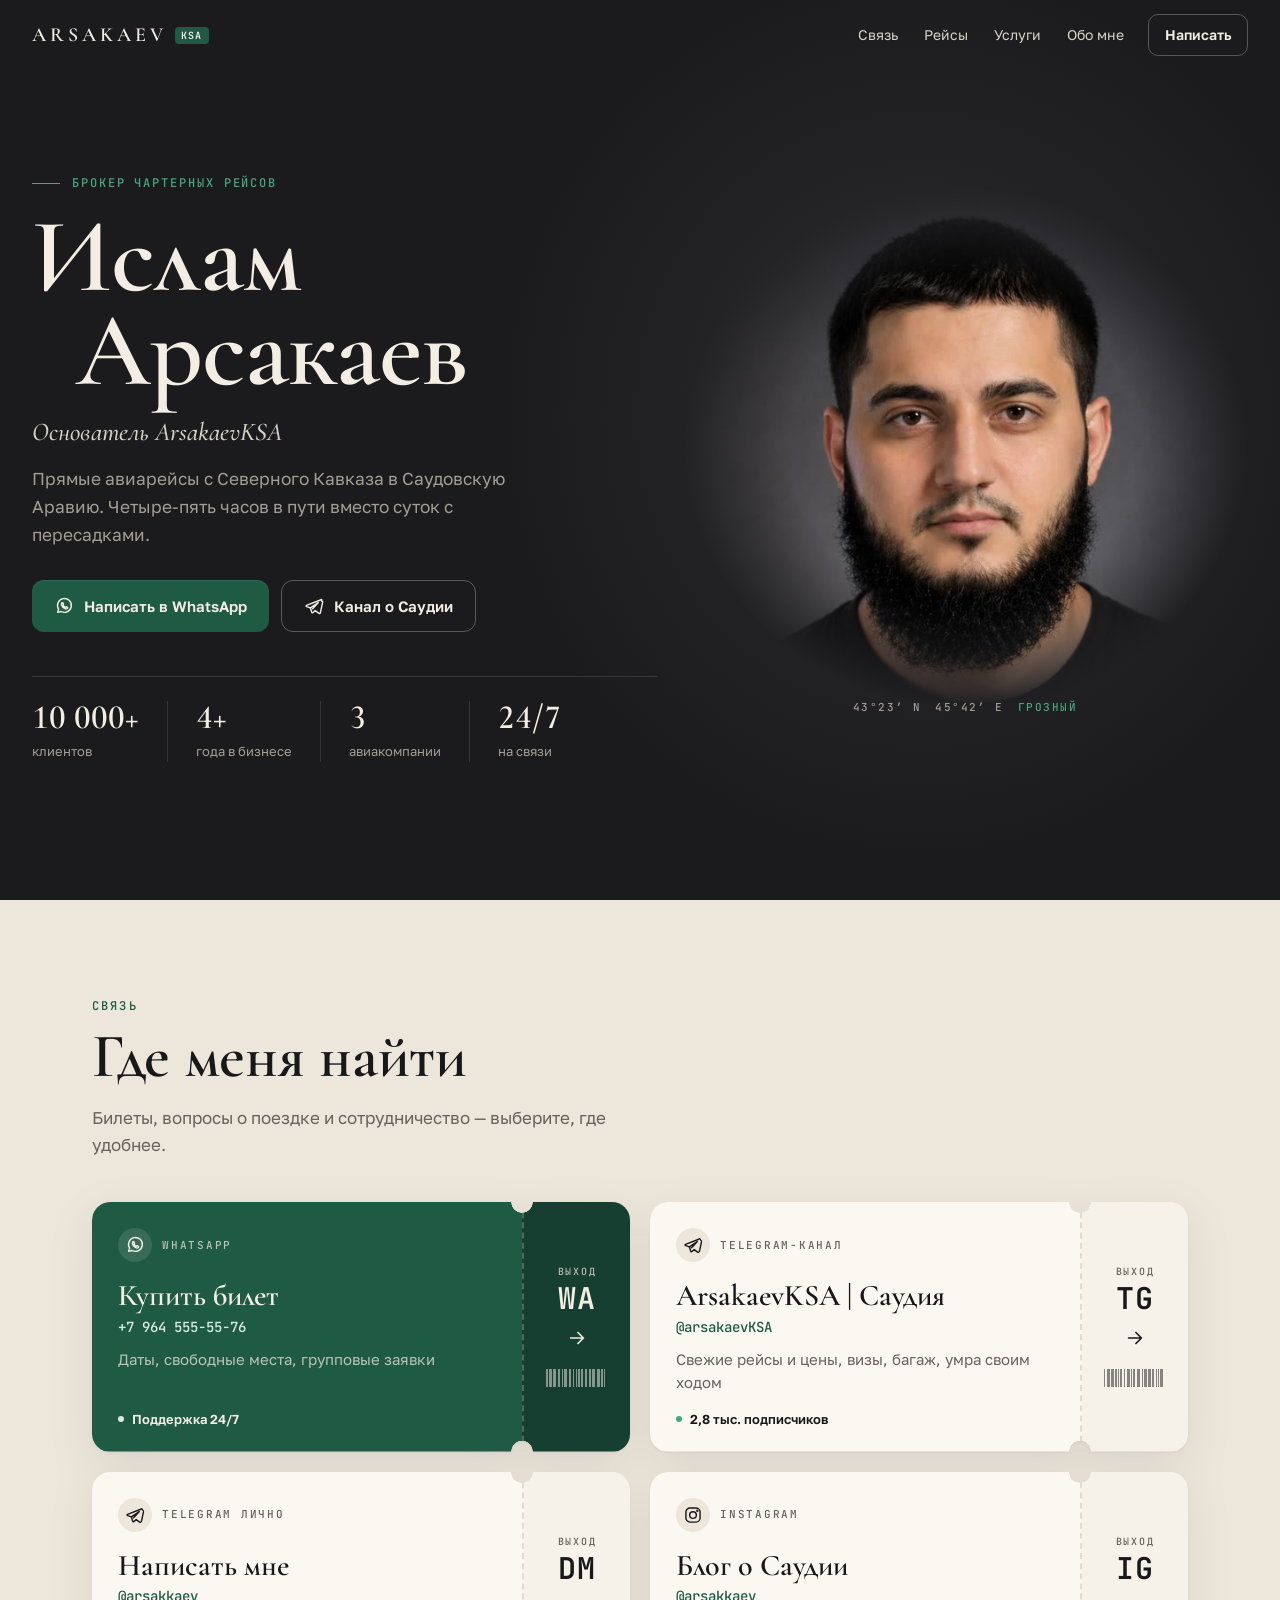
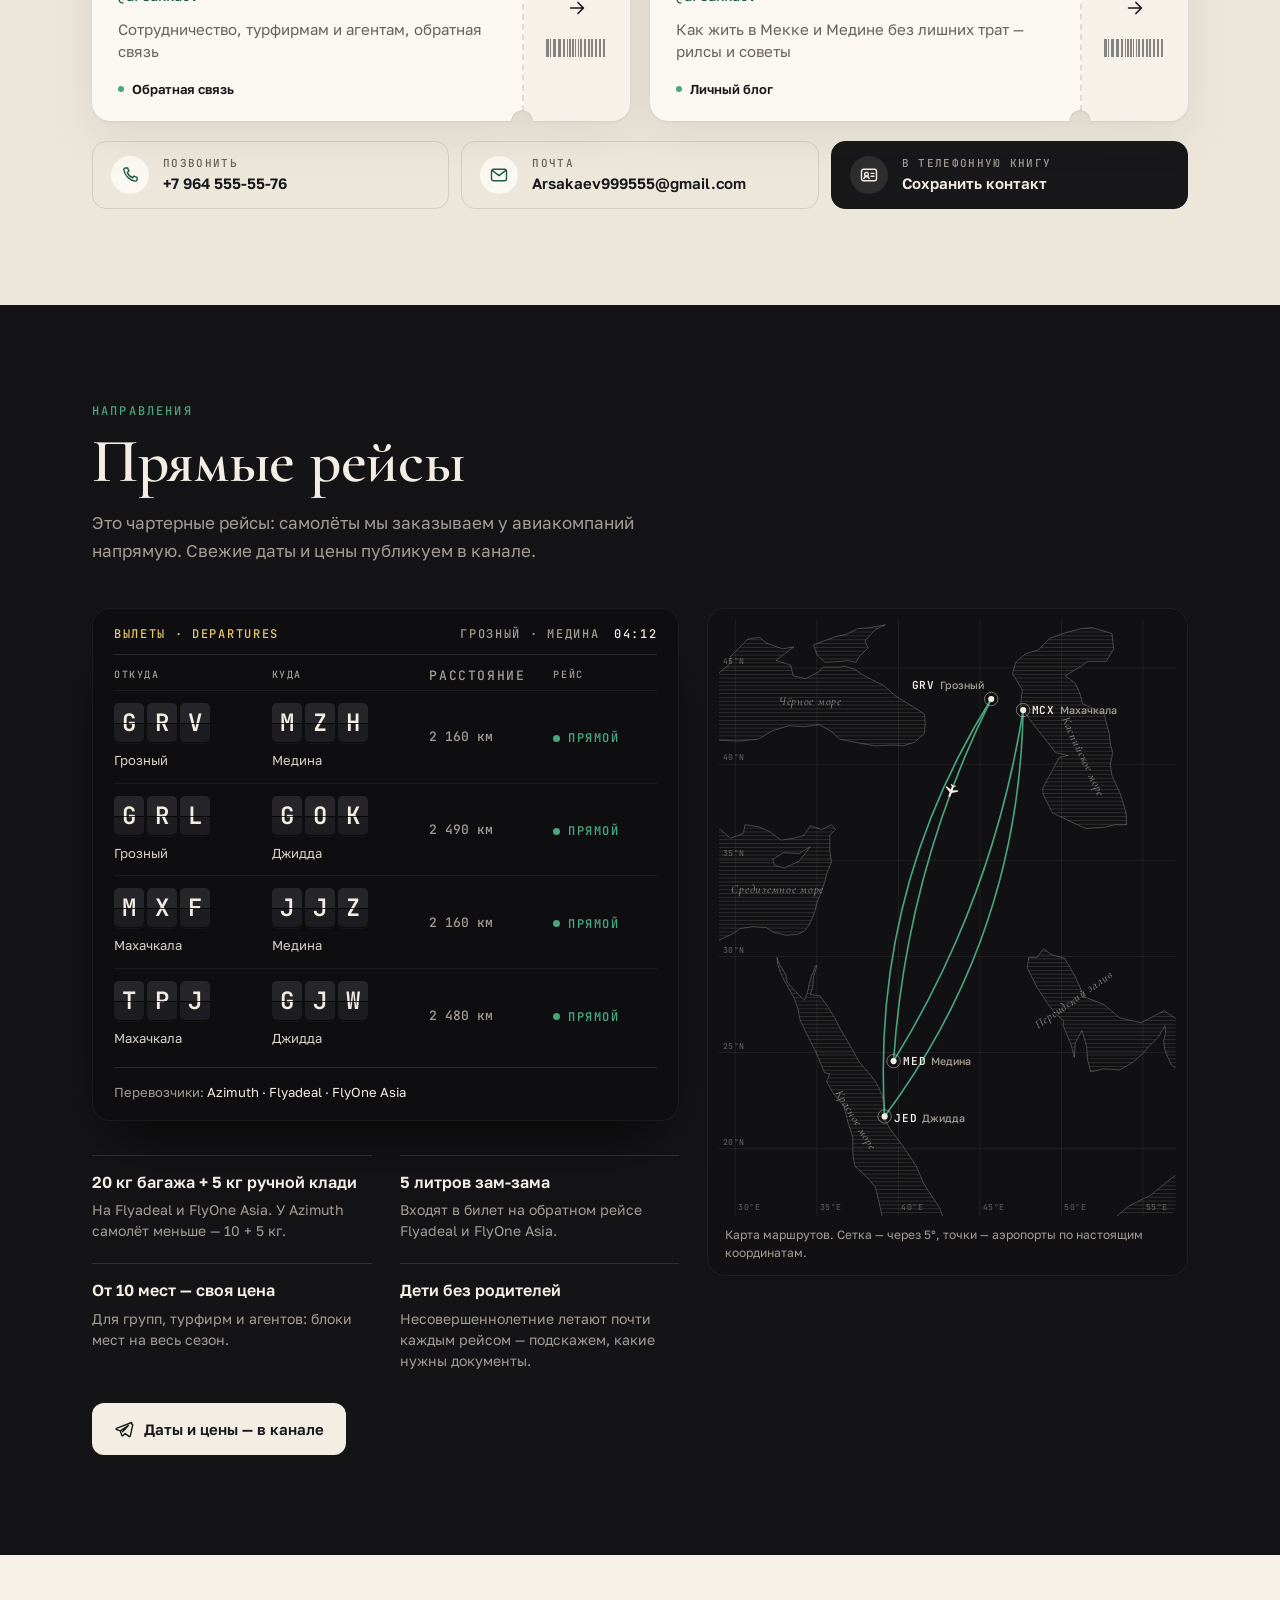
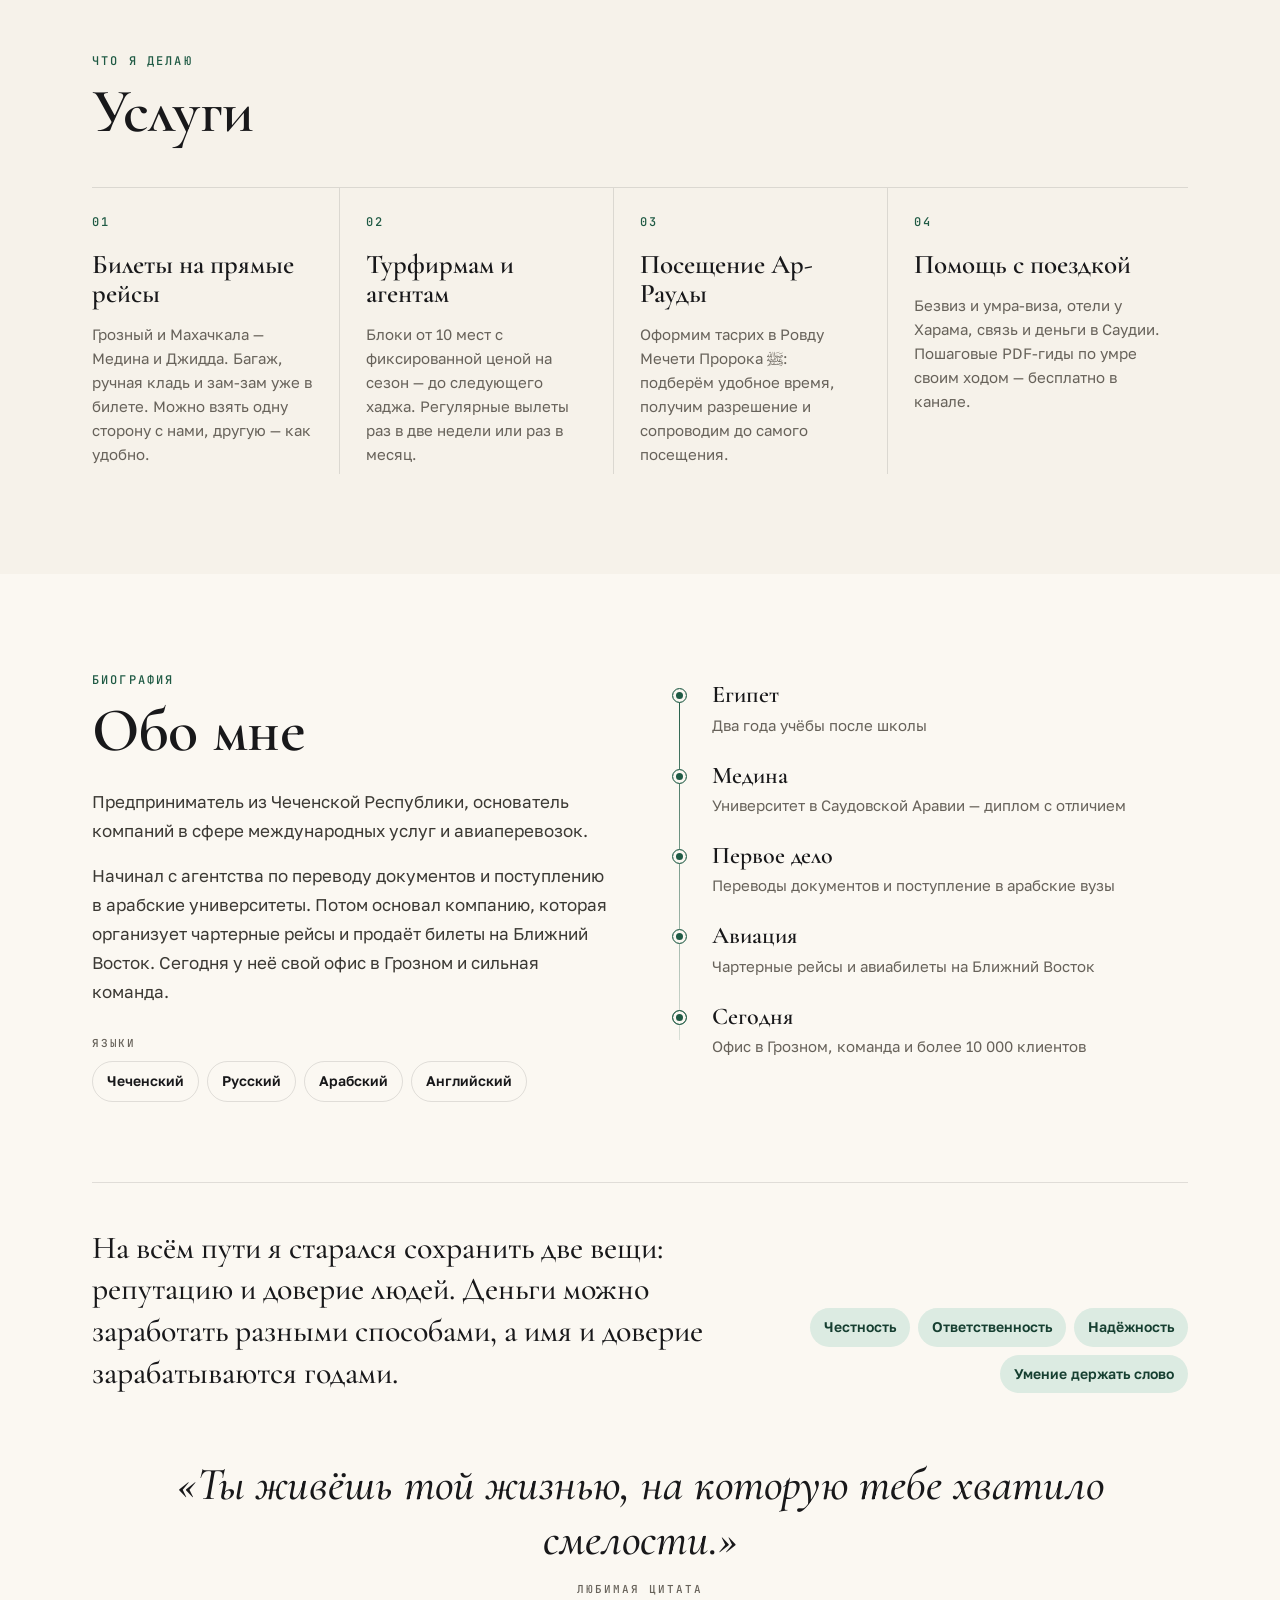
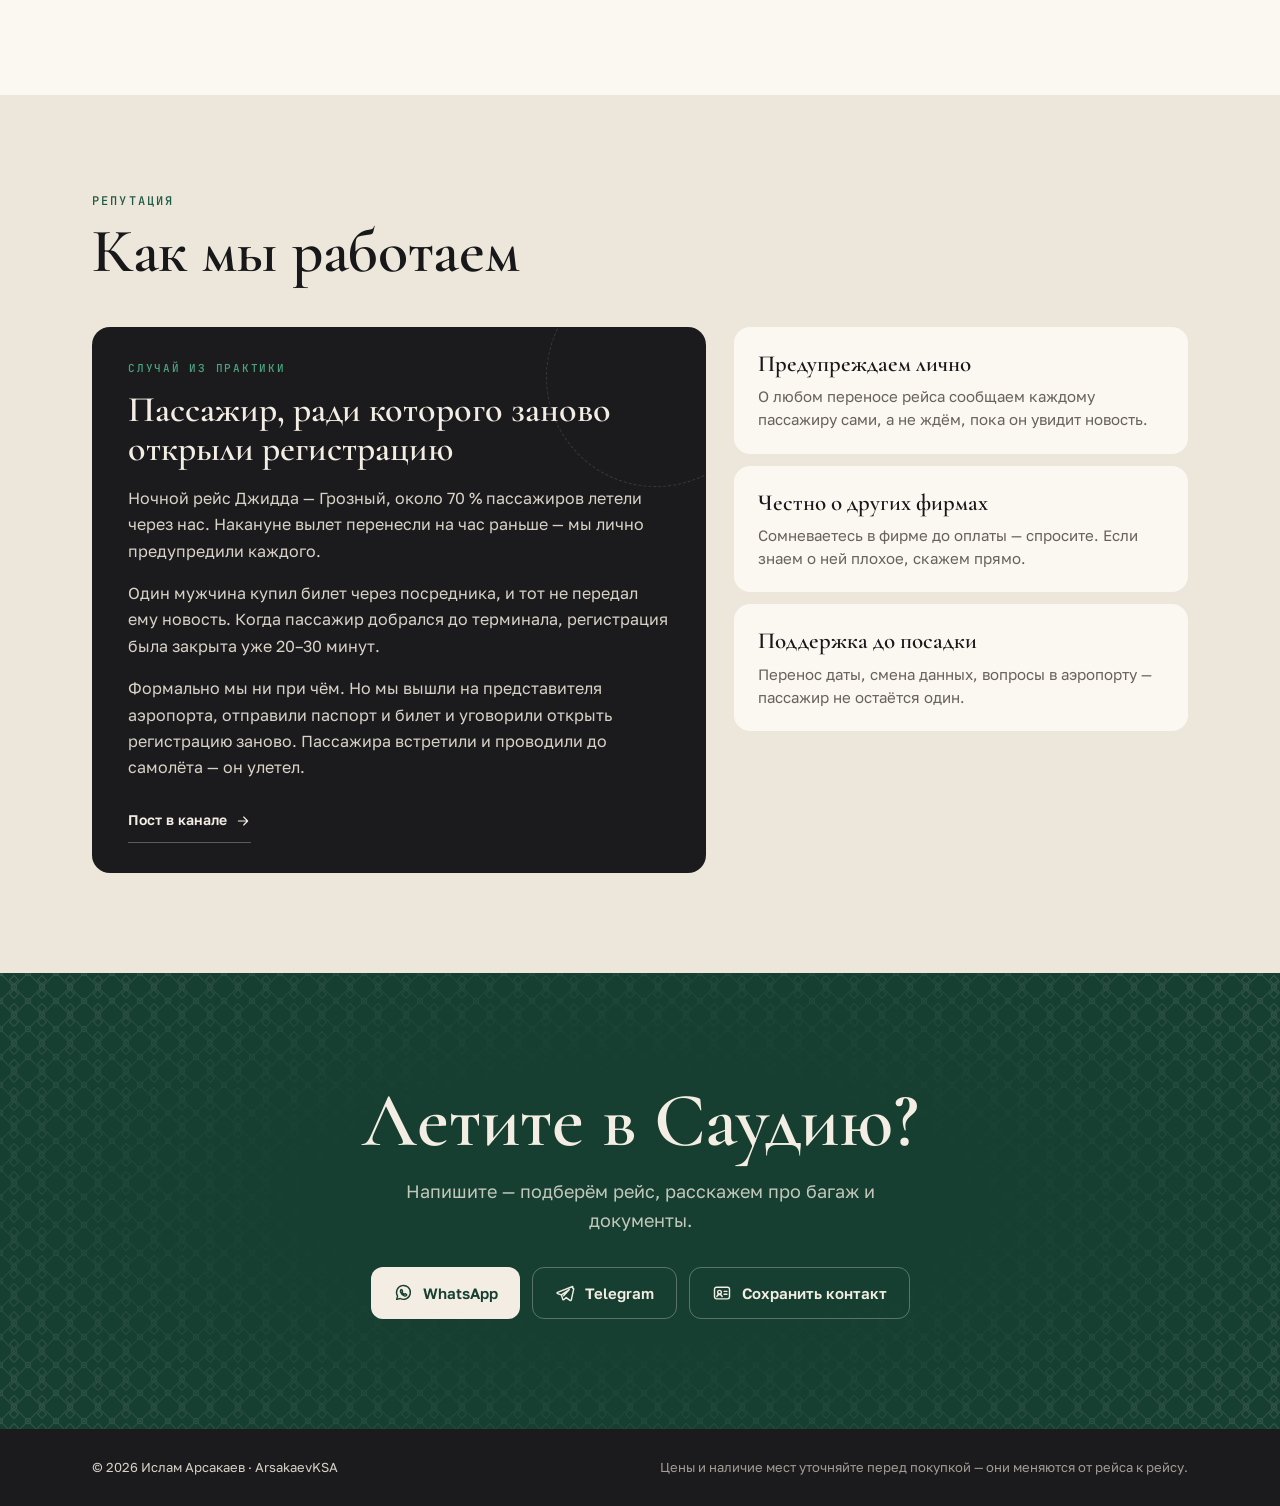
<file: index.html>
<!doctype html>
<html lang="ru">
<head>
  <meta charset="utf-8">
  <meta name="viewport" content="width=device-width, initial-scale=1, viewport-fit=cover">
  <title>Ислам Арсакаев — прямые авиарейсы в Саудовскую Аравию</title>
  <meta name="description" content="Ислам Арсакаев — брокер чартерных рейсов, основатель ArsakaevKSA. Прямые рейсы Грозный и Махачкала — Медина и Джидда. Более 10 000 клиентов, офис в Грозном.">
  <meta name="theme-color" content="#1b1b1e">
  <meta property="og:type" content="profile">
  <meta property="og:title" content="Ислам Арсакаев — прямые авиарейсы в Саудию">
  <meta property="og:description" content="Брокер чартерных рейсов. Грозный и Махачкала — Медина и Джидда. Более 10 000 клиентов.">
  <link rel="canonical" href="https://arsakaev.vercel.app/">
  <meta property="og:url" content="https://arsakaev.vercel.app/">
  <meta property="og:site_name" content="ArsakaevKSA">
  <meta property="og:image" content="https://arsakaev.vercel.app/assets/img/og.jpg">
  <meta property="og:image:width" content="1200">
  <meta property="og:image:height" content="630">
  <meta property="og:image:alt" content="Ислам Арсакаев — брокер чартерных рейсов">
  <meta name="twitter:card" content="summary_large_image">
  <meta property="og:locale" content="ru_RU">
  <link rel="icon" href="assets/img/favicon.svg" type="image/svg+xml">
  <link rel="preload" href="assets/fonts/cormorant-garamond-normal-500_700-cyrillic.woff2" as="font" type="font/woff2" crossorigin>
  <link rel="preload" href="assets/fonts/golos-text-normal-400_700-cyrillic.woff2" as="font" type="font/woff2" crossorigin>
  <link rel="stylesheet" href="assets/css/style.css?v=2">
  <script type="application/ld+json">
  {
    "@context": "https://schema.org",
    "@type": "Person",
    "name": "Ислам Арсакаев",
    "url": "https://arsakaev.vercel.app/",
    "image": "https://arsakaev.vercel.app/assets/img/islam-1034.jpg",
    "alternateName": "Islam Arsakaev",
    "jobTitle": "Брокер чартерных рейсов",
    "worksFor": { "@type": "Organization", "name": "ArsakaevKSA" },
    "telephone": "+79645555576",
    "email": "mailto:Arsakaev999555@gmail.com",
    "address": { "@type": "PostalAddress", "addressLocality": "Грозный", "addressCountry": "RU" },
    "knowsLanguage": ["ce", "ru", "ar", "en"],
    "sameAs": ["https://t.me/arsakaevKSA", "https://t.me/arsakkaev", "https://www.instagram.com/arsakkaev/"]
  }
  </script>
</head>
<body>
  <a class="skip" href="#links">К контактам</a>

  <header class="bar" id="top">
    <a class="mark" href="#top" aria-label="В начало">
      <span class="mark__name">Arsakaev</span><span class="mark__ksa">KSA</span>
    </a>
    <nav class="bar__nav" aria-label="Разделы">
      <a href="#links">Связь</a>
      <a href="#routes">Рейсы</a>
      <a href="#services">Услуги</a>
      <a href="#about">Обо мне</a>
    </nav>
    <a class="bar__cta" data-wa href="#links">Написать</a>
  </header>

  <main>
    <!-- Первый экран -->
    <section class="hero" aria-labelledby="hero-name">
     <div class="hero__in">
      <div class="hero__photo">
        <picture>
          <img data-photo src="assets/img/islam-1034.jpg" srcset="assets/img/islam-640.jpg 640w, assets/img/islam-1034.jpg 1034w"
               sizes="(min-width: 960px) 46vw, 78vw" width="1034" height="1034" alt="Ислам Арсакаев" fetchpriority="high">
        </picture>
        <p class="hero__coords" aria-hidden="true"><span>43°23′ N</span><span>45°42′ E</span><span>Грозный</span></p>
      </div>
      <div class="hero__text">
        <p class="eyebrow" data-text="person.role"></p>
        <h1 class="hero__name" id="hero-name"><span data-text="person.first"></span> <span data-text="person.last"></span></h1>
        <p class="hero__company" data-text="person.company"></p>
        <p class="hero__lead" data-text="person.lead"></p>
        <div class="hero__actions">
          <a class="btn btn--green" data-wa href="#links"><svg class="i" aria-hidden="true"><use href="#i-whatsapp"/></svg>Написать в WhatsApp</a>
          <a class="btn btn--line" data-channel href="#links"><svg class="i" aria-hidden="true"><use href="#i-telegram"/></svg>Канал о Саудии</a>
        </div>
        <ul class="facts" data-facts></ul>
      </div>
     </div>
    </section>

    <!-- Ссылки — посадочные талоны -->
    <section class="links" id="links" aria-labelledby="links-title">
      <div class="wrap">
        <header class="head">
          <p class="kicker">Связь</p>
          <h2 class="title" id="links-title">Где меня найти</h2>
          <p class="head__text">Билеты, вопросы о поездке и сотрудничество — выберите, где удобнее.</p>
        </header>
        <div class="tickets" data-links></div>
        <div class="direct" data-direct></div>
      </div>
    </section>

    <!-- Рейсы: табло и карта -->
    <section class="routes" id="routes" aria-labelledby="routes-title">
      <div class="wrap">
        <header class="head head--dark">
          <p class="kicker">Направления</p>
          <h2 class="title" id="routes-title" data-text="routes.title"></h2>
          <p class="head__text" data-text="routes.lead"></p>
        </header>
        <div class="routes__grid">
          <div class="routes__left">
            <div class="board" role="table" aria-label="Табло прямых рейсов">
              <div class="board__top">
                <span class="board__label">Вылеты · Departures</span>
                <span class="board__clock" data-clock aria-label="Время в Грозном и Медине">--:--</span>
              </div>
              <div class="board__head" role="row">
                <span role="columnheader">Откуда</span><span role="columnheader">Куда</span>
                <span role="columnheader" class="board__km">Расстояние</span><span role="columnheader">Рейс</span>
              </div>
              <div class="board__rows" data-board></div>
              <p class="board__foot">Перевозчики: <span data-airlines></span></p>
            </div>
            <ul class="conds" data-conds></ul>
            <a class="btn btn--light" data-routes-cta href="#links"><svg class="i" aria-hidden="true"><use href="#i-telegram"/></svg><span></span></a>
          </div>
          <figure class="chart">
            <div class="chart__svg" data-chart></div>
            <figcaption class="chart__cap">Карта маршрутов. Сетка — через 5°, точки — аэропорты по настоящим координатам.</figcaption>
          </figure>
        </div>
      </div>
    </section>

    <!-- Услуги -->
    <section class="services" id="services" aria-labelledby="services-title">
      <div class="wrap">
        <header class="head">
          <p class="kicker">Что я делаю</p>
          <h2 class="title" id="services-title">Услуги</h2>
        </header>
        <ol class="svc" data-services></ol>
      </div>
    </section>

    <!-- Обо мне -->
    <section class="about" id="about" aria-labelledby="about-title">
      <div class="wrap about__grid">
        <div class="about__main">
          <p class="kicker">Биография</p>
          <h2 class="title" id="about-title" data-text="about.title"></h2>
          <div class="about__text" data-about-text></div>
          <div class="langs">
            <p class="langs__label">Языки</p>
            <ul class="langs__list" data-langs></ul>
          </div>
        </div>
        <ol class="path" data-path aria-label="Путь"></ol>
      </div>
      <div class="wrap">
        <div class="values">
          <p class="values__text" data-values-text></p>
          <ul class="values__words" data-values-words></ul>
        </div>
        <blockquote class="quote">
          <p data-text="about.quote"></p>
          <footer data-text="about.quoteNote"></footer>
        </blockquote>
      </div>
    </section>

    <!-- Доверие -->
    <section class="trust" aria-labelledby="trust-title">
      <div class="wrap">
        <header class="head">
          <p class="kicker">Репутация</p>
          <h2 class="title" id="trust-title" data-text="trust.title"></h2>
        </header>
        <div class="trust__grid">
          <article class="story" data-story></article>
          <ul class="points" data-points></ul>
        </div>
      </div>
    </section>

    <!-- Финал -->
    <section class="final" aria-labelledby="final-title">
      <div class="final__lattice" aria-hidden="true"></div>
      <div class="wrap final__inner">
        <h2 class="final__title" id="final-title" data-text="final.title"></h2>
        <p class="final__text" data-text="final.text"></p>
        <div class="hero__actions final__actions">
          <a class="btn btn--green" data-wa href="#links"><svg class="i" aria-hidden="true"><use href="#i-whatsapp"/></svg>WhatsApp</a>
          <a class="btn btn--line" data-direct-tg href="#links"><svg class="i" aria-hidden="true"><use href="#i-telegram"/></svg>Telegram</a>
          <a class="btn btn--line" data-vcard href="contact.vcf" download><svg class="i" aria-hidden="true"><use href="#i-card"/></svg>Сохранить контакт</a>
        </div>
      </div>
    </section>
  </main>

  <footer class="foot">
    <div class="wrap foot__inner">
      <p class="foot__copy">© <span data-year>2026</span> <span data-text="footer.copy"></span></p>
      <p class="foot__note" data-text="footer.note"></p>
    </div>
  </footer>

  <!-- Быстрая связь на телефоне: появляется, когда кнопки первого экрана ушли из вида -->
  <nav class="mbar" aria-label="Быстрая связь">
    <a class="mbar__wa" data-wa href="#links"><svg class="i" aria-hidden="true"><use href="#i-whatsapp"/></svg>Написать в WhatsApp</a>
    <a class="mbar__ic" data-direct-tg href="#links" aria-label="Telegram"><svg class="i" aria-hidden="true"><use href="#i-telegram"/></svg></a>
    <a class="mbar__ic" data-tel href="tel:+79645555576" aria-label="Позвонить"><svg class="i" aria-hidden="true"><use href="#i-phone"/></svg></a>
  </nav>

  <noscript>
    <p class="noscript">Телефон и WhatsApp: <a href="tel:+79645555576">+7 964 555-55-76</a> ·
      Telegram: <a href="https://t.me/arsakkaev">@arsakkaev</a> · Канал: <a href="https://t.me/arsakaevKSA">@arsakaevKSA</a> ·
      Instagram: <a href="https://www.instagram.com/arsakkaev/">@arsakkaev</a></p>
  </noscript>

  <!-- Иконки -->
  <svg width="0" height="0" style="position:absolute" aria-hidden="true">
    <symbol id="i-whatsapp" viewBox="0 0 24 24"><path d="M4.4 19.6l1.1-3.9A8.3 8.3 0 1 1 8.6 18.6z"/><path d="M9.3 8.3c.3-.4.7-.5 1-.4.3 0 .5.3.6.7l.5 1.1c.1.3 0 .6-.2.8l-.5.5a6 6 0 0 0 2.6 2.6l.5-.5c.2-.2.5-.3.8-.2l1.1.5c.4.1.7.3.7.6 0 .4-.1.8-.4 1.1-.5.5-1.4.8-2.4.4a7.6 7.6 0 0 1-4.6-4.6c-.4-1 0-1.9.3-2.6z"/></symbol>
    <symbol id="i-telegram" viewBox="0 0 24 24"><path d="M21.2 4.2 3 11.2c-.8.3-.7 1.4.1 1.6l4.5 1.4 1.7 5.3c.2.7 1.1.9 1.6.4l2.5-2.4 4.6 3.4c.6.4 1.4.1 1.6-.6l2.8-13c.2-.8-.5-1.4-1.2-1.1z"/><path d="m7.6 14.2 9.6-6.3-6.9 7.3"/></symbol>
    <symbol id="i-instagram" viewBox="0 0 24 24"><rect x="3.5" y="3.5" width="17" height="17" rx="5"/><circle cx="12" cy="12" r="4"/><circle cx="17.2" cy="6.8" r=".6"/></symbol>
    <symbol id="i-phone" viewBox="0 0 24 24"><path d="M6.6 3.5h2.6l1.5 4-2 1.3a10.5 10.5 0 0 0 6.5 6.5l1.3-2 4 1.5v2.6a2 2 0 0 1-2.2 2A16.5 16.5 0 0 1 4.6 5.7a2 2 0 0 1 2-2.2z"/></symbol>
    <symbol id="i-mail" viewBox="0 0 24 24"><rect x="3" y="5" width="18" height="14" rx="2.5"/><path d="m3.8 6.5 8.2 6.3 8.2-6.3"/></symbol>
    <symbol id="i-card" viewBox="0 0 24 24"><rect x="3" y="5" width="18" height="14" rx="2.5"/><circle cx="9" cy="11" r="2.2"/><path d="M5.8 16.2c.5-1.6 1.7-2.4 3.2-2.4s2.7.8 3.2 2.4M14.5 10h3.5M14.5 13.5h3.5"/></symbol>
    <symbol id="i-arrow" viewBox="0 0 24 24"><path d="M5 12h14M13 6l6 6-6 6"/></symbol>
    <symbol id="i-plane" viewBox="0 0 24 24"><path d="M21 15.5v-1.8l-7.6-4.6V4.3c0-.8-.6-1.6-1.4-1.6s-1.4.8-1.4 1.6v4.8L3 13.7v1.8l7.6-2.3v4.6L8.4 19.4v1.4l3.6-1 3.6 1v-1.4l-2.2-1.6v-4.6z"/></symbol>
  </svg>

  <script src="assets/js/data.js?v=2"></script>
  <script src="assets/js/app.js?v=2"></script>
</body>
</html>
</file>
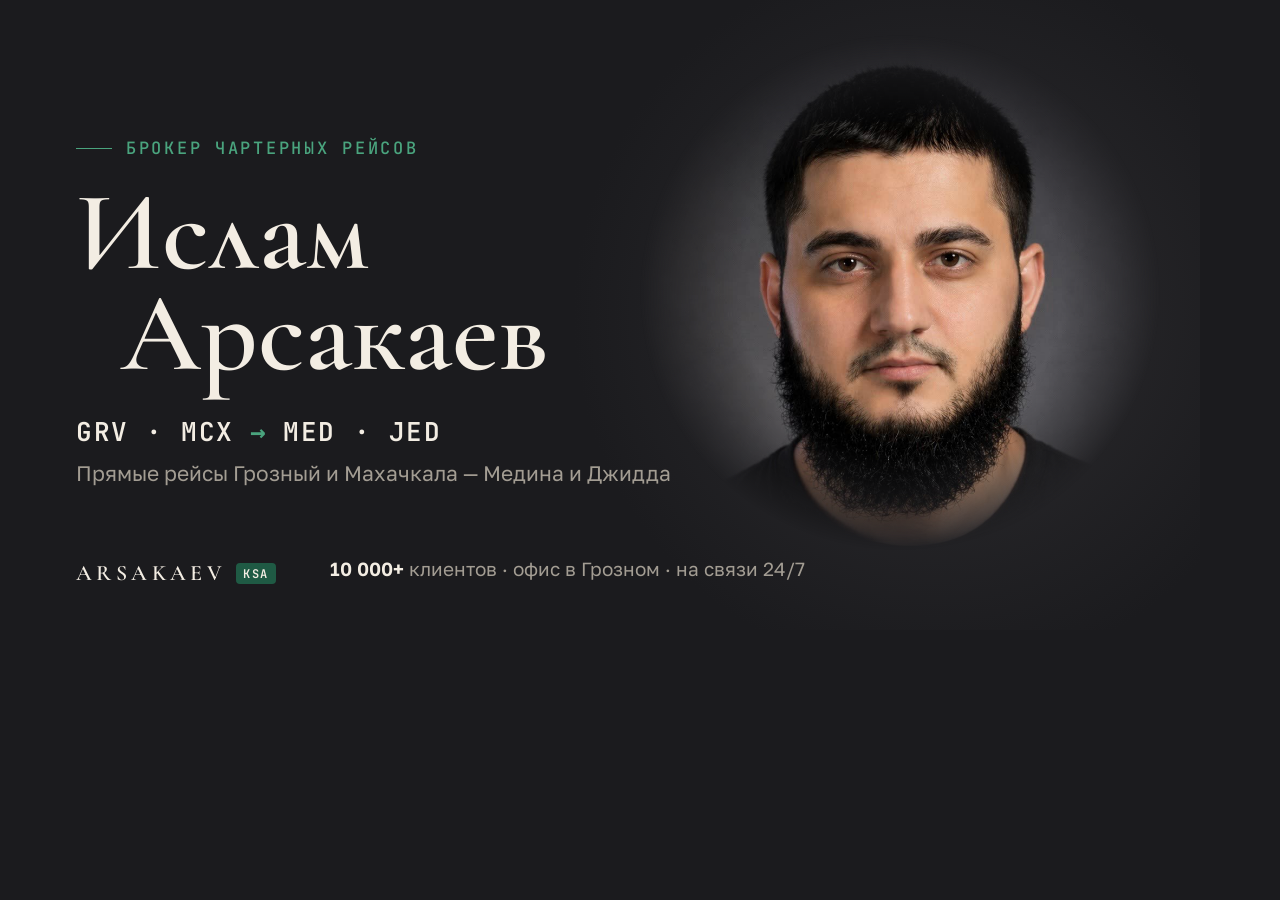
<file: tools/og.html>
<!doctype html>
<html lang="ru">
<head>
<meta charset="utf-8">
<!-- Макет превью ссылки (og:image). Снимается скриптом tools/og.mjs в assets/img/og.jpg -->
<link rel="stylesheet" href="../assets/css/style.css">
<style>
  html,body{margin:0;width:1200px;height:630px;overflow:hidden;background:#1b1b1e}
  .og{position:relative;width:1200px;height:630px;display:grid;grid-template-columns:1fr 520px;align-items:center;
    background:radial-gradient(42% 80% at 78% 50%,#2e2d30 0%,#1b1b1e 72%);color:var(--ivory)}
  .og__text{padding:0 0 0 76px}
  .og__eyebrow{display:flex;align-items:center;gap:14px;font:500 17px/1 var(--mono);letter-spacing:.16em;text-transform:uppercase;color:var(--green-2)}
  .og__eyebrow::before{content:'';width:36px;height:1px;background:currentColor}
  .og__name{margin:26px 0 0;font:600 112px/.9 var(--serif)}
  .og__name span{display:block}
  .og__name span+span{padding-left:.4em}
  .og__route{margin-top:34px;display:flex;align-items:center;gap:16px;font:600 26px/1 var(--mono);letter-spacing:.06em}
  .og__route i{font-style:normal;color:var(--green-2)}
  .og__cities{margin-top:12px;font-size:21px;color:var(--muted-d)}
  .og__photo img{width:560px;height:560px;object-fit:cover;margin-left:-40px;
    -webkit-mask-image:radial-gradient(closest-side at 50% 46%,#000 62%,transparent 100%);mask-image:radial-gradient(closest-side at 50% 46%,#000 62%,transparent 100%)}
  .og__mark{position:absolute;left:76px;bottom:46px;display:flex;align-items:center;gap:10px}
  .og__mark b{font:600 22px/1 var(--serif);letter-spacing:.2em;text-transform:uppercase}
  .og__mark span{font:600 12px/1 var(--mono);letter-spacing:.12em;padding:5px 7px 4px;border-radius:4px;background:var(--green)}
  .og__facts{position:absolute;left:330px;bottom:46px;font-size:19px;color:var(--muted-d)}
  .og__facts b{color:var(--ivory);font-weight:600}
</style>
</head>
<body>
  <div class="og">
    <div class="og__text">
      <p class="og__eyebrow">Брокер чартерных рейсов</p>
      <h1 class="og__name"><span>Ислам</span><span>Арсакаев</span></h1>
      <p class="og__route">GRV · MCX <i>→</i> MED · JED</p>
      <p class="og__cities">Прямые рейсы Грозный и Махачкала — Медина и Джидда</p>
    </div>
    <div class="og__photo"><img src="../assets/img/islam-1034.jpg" alt=""></div>
    <div class="og__mark"><b>Arsakaev</b><span>KSA</span></div>
    <p class="og__facts"><b>10 000+</b> клиентов · офис в Грозном · на связи 24/7</p>
  </div>
</body>
</html>
</file>
<file: assets/css/style.css>
/* ===== Шрифты (лежат локально) ===== */
@font-face{font-family:'Cormorant Garamond';font-style:normal;font-weight:500 700;font-display:swap;src:url(../fonts/cormorant-garamond-normal-500_700-cyrillic.woff2) format('woff2');unicode-range:U+0301,U+0400-045F,U+0490-0491,U+04B0-04B1,U+2116}
@font-face{font-family:'Cormorant Garamond';font-style:normal;font-weight:500 700;font-display:swap;src:url(../fonts/cormorant-garamond-normal-500_700-cyrillic-ext.woff2) format('woff2');unicode-range:U+0460-052F,U+1C80-1C8A,U+20B4,U+2DE0-2DFF,U+A640-A69F,U+FE2E-FE2F}
@font-face{font-family:'Cormorant Garamond';font-style:normal;font-weight:500 700;font-display:swap;src:url(../fonts/cormorant-garamond-normal-500_700-latin.woff2) format('woff2');unicode-range:U+0000-00FF,U+0131,U+0152-0153,U+02BB-02BC,U+02C6,U+02DA,U+02DC,U+0304,U+0308,U+0329,U+2000-206F,U+20AC,U+2122,U+2191,U+2193,U+2212,U+2215,U+FEFF,U+FFFD}
@font-face{font-family:'Cormorant Garamond';font-style:italic;font-weight:500 600;font-display:swap;src:url(../fonts/cormorant-garamond-italic-500_600-cyrillic.woff2) format('woff2');unicode-range:U+0301,U+0400-045F,U+0490-0491,U+04B0-04B1,U+2116}
@font-face{font-family:'Cormorant Garamond';font-style:italic;font-weight:500 600;font-display:swap;src:url(../fonts/cormorant-garamond-italic-500_600-cyrillic-ext.woff2) format('woff2');unicode-range:U+0460-052F,U+1C80-1C8A,U+20B4,U+2DE0-2DFF,U+A640-A69F,U+FE2E-FE2F}
@font-face{font-family:'Cormorant Garamond';font-style:italic;font-weight:500 600;font-display:swap;src:url(../fonts/cormorant-garamond-italic-500_600-latin.woff2) format('woff2');unicode-range:U+0000-00FF,U+0131,U+0152-0153,U+02BB-02BC,U+02C6,U+02DA,U+02DC,U+0304,U+0308,U+0329,U+2000-206F,U+20AC,U+2122,U+2191,U+2193,U+2212,U+2215,U+FEFF,U+FFFD}
@font-face{font-family:'Golos Text';font-style:normal;font-weight:400 700;font-display:swap;src:url(../fonts/golos-text-normal-400_700-cyrillic.woff2) format('woff2');unicode-range:U+0301,U+0400-045F,U+0490-0491,U+04B0-04B1,U+2116}
@font-face{font-family:'Golos Text';font-style:normal;font-weight:400 700;font-display:swap;src:url(../fonts/golos-text-normal-400_700-cyrillic-ext.woff2) format('woff2');unicode-range:U+0460-052F,U+1C80-1C8A,U+20B4,U+2DE0-2DFF,U+A640-A69F,U+FE2E-FE2F}
@font-face{font-family:'Golos Text';font-style:normal;font-weight:400 700;font-display:swap;src:url(../fonts/golos-text-normal-400_700-latin.woff2) format('woff2');unicode-range:U+0000-00FF,U+0131,U+0152-0153,U+02BB-02BC,U+02C6,U+02DA,U+02DC,U+0304,U+0308,U+0329,U+2000-206F,U+20AC,U+2122,U+2191,U+2193,U+2212,U+2215,U+FEFF,U+FFFD}
@font-face{font-family:'JetBrains Mono';font-style:normal;font-weight:400 600;font-display:swap;src:url(../fonts/jbmono-cyrillic.woff2) format('woff2');unicode-range:U+0301,U+0400-045F,U+0490-0491,U+04B0-04B1,U+2116}
@font-face{font-family:'JetBrains Mono';font-style:normal;font-weight:400 600;font-display:swap;src:url(../fonts/jbmono-latin.woff2) format('woff2');unicode-range:U+0000-00FF,U+0131,U+0152-0153,U+02BB-02BC,U+02C6,U+02DA,U+02DC,U+0304,U+0308,U+0329,U+2000-206F,U+20AC,U+2122,U+2191,U+2193,U+2212,U+2215,U+FEFF,U+FFFD}

@font-face{font-family:'Salawat';font-style:normal;font-weight:400;font-display:swap;src:url(../fonts/amiri-salawat.woff2) format('woff2');unicode-range:U+FDFA}

/* ===== Цвета =====
   графит — под фон портрета; бумага — посадочный талон;
   зелёный — флаг Саудовской Аравии и Зелёный купол Мечети Пророка ﷺ */
:root{
  --graphite:#1b1b1e;
  --graphite-2:#232327;
  --night:#141416;
  --board:#0e0e10;
  --ivory:#f3ede3;
  --ivory-2:#d9d2c6;
  --muted-d:#a39d93;
  --paper:#ece6db;
  --paper-2:#f6f2ea;
  --card:#fbf8f2;
  --text:#18181a;
  --muted:#67625a;
  --line:rgba(24,24,26,.12);
  --line-d:rgba(243,237,227,.12);
  --green:#1f5a44;
  --green-deep:#163f31;
  --green-2:#4aa47e;
  --green-pale:#dcebe2;

  --serif:'Cormorant Garamond','Salawat','Times New Roman',serif;
  --sans:'Golos Text','Salawat',system-ui,-apple-system,'Segoe UI',Roboto,Arial,sans-serif;
  --mono:'JetBrains Mono',ui-monospace,'SFMono-Regular',Consolas,monospace;

  --wrap:1160px;
  --pad:clamp(16px,4vw,32px);
  --ease:cubic-bezier(.2,.7,.2,1);
}

*,*::before,*::after{box-sizing:border-box}
html{-webkit-text-size-adjust:100%;scroll-behavior:smooth;scroll-padding-top:72px}
body{margin:0;background:var(--graphite);color:var(--text);font:16px/1.6 var(--sans);-webkit-font-smoothing:antialiased;text-rendering:optimizeLegibility;overflow-x:hidden}
img,svg{display:block;max-width:100%}
a{color:inherit}
h1,h2,h3,p,ul,ol,figure,blockquote{margin:0;padding:0}
ul,ol{list-style:none}
:focus-visible{outline:2px solid var(--green-2);outline-offset:3px;border-radius:6px}

.i{width:20px;height:20px;fill:none;stroke:currentColor;stroke-width:1.7;stroke-linecap:round;stroke-linejoin:round;flex:none}
.wrap{max-width:var(--wrap);margin:0 auto;padding:0 var(--pad)}
.skip{position:absolute;left:-999px;top:8px;z-index:100;background:var(--ivory);color:var(--text);padding:8px 14px;border-radius:8px}
.skip:focus{left:8px}
.noscript{padding:20px;background:var(--ivory);text-align:center}

/* ===== Шапка ===== */
.bar{position:fixed;inset:0 0 auto;z-index:50;display:flex;align-items:center;gap:24px;padding:14px var(--pad);color:var(--ivory);transition:background .35s,box-shadow .35s,padding .35s}
.bar.is-solid{background:rgba(27,27,30,.86);-webkit-backdrop-filter:blur(14px);backdrop-filter:blur(14px);box-shadow:0 1px 0 var(--line-d);padding-block:10px}
.mark{display:flex;align-items:center;gap:8px;padding:12px 0;margin:-12px auto -12px 0;text-decoration:none}
.mark__name{font:600 20px/1 var(--serif);letter-spacing:.2em;text-transform:uppercase}
.mark__ksa{font:600 10px/1 var(--mono);letter-spacing:.12em;padding:4px 6px 3px;border-radius:4px;background:var(--green);color:var(--ivory)}
.bar__nav{display:flex;gap:26px}
.bar__nav a{font-size:14px;text-decoration:none;color:var(--ivory-2);transition:color .2s}
.bar__nav a:hover{color:var(--ivory)}
.bar__cta{font-size:14px;font-weight:600;text-decoration:none;padding:9px 16px;border-radius:10px;border:1px solid rgba(243,237,227,.28);transition:background .2s,border-color .2s}
.bar__cta:hover{background:var(--ivory);color:var(--text);border-color:var(--ivory)}

/* ===== Кнопки ===== */
.btn{display:inline-flex;align-items:center;justify-content:center;gap:10px;min-height:52px;padding:0 22px;border-radius:12px;font:600 15px/1.2 var(--sans);text-decoration:none;transition:transform .2s var(--ease),background .2s,border-color .2s,color .2s;-webkit-tap-highlight-color:transparent}
.btn:active{transform:scale(.97)}
.btn--green{background:var(--green);color:var(--ivory);box-shadow:inset 0 1px 0 rgba(255,255,255,.08)}
.btn--green:hover{background:#246a50}
.btn--line{color:var(--ivory);border:1px solid rgba(243,237,227,.3)}
.btn--line:hover{border-color:var(--ivory);background:rgba(243,237,227,.06)}
.btn--light{background:var(--ivory);color:var(--text)}
.btn--light:hover{background:#fff}

/* ===== Первый экран ===== */
.hero{position:relative;color:var(--ivory);background:radial-gradient(48% 72% at 72% 46%,#2c2b2e 0%,var(--graphite) 70%)}
.hero__in{display:grid;grid-template-columns:minmax(0,1.05fr) minmax(0,.95fr);grid-template-areas:'text photo';align-items:center;gap:24px;max-width:1280px;margin:0 auto;padding:110px var(--pad) 72px;min-height:min(100svh,920px)}
.hero__photo{grid-area:photo;position:relative}
.hero__photo picture{display:block;width:100%}
.hero__photo img{width:100%;height:auto;aspect-ratio:1;object-fit:cover;-webkit-mask-image:radial-gradient(closest-side at 50% 46%,#000 62%,transparent 100%);mask-image:radial-gradient(closest-side at 50% 46%,#000 62%,transparent 100%)}
.hero__coords{position:absolute;left:50%;bottom:7%;transform:translateX(-50%);display:flex;gap:14px;font:500 11px/1 var(--mono);letter-spacing:.14em;text-transform:uppercase;color:var(--muted-d);white-space:nowrap}
.hero__coords span:last-child{color:var(--green-2)}
.hero__text{grid-area:text;position:relative;z-index:1}
.eyebrow{display:flex;align-items:center;gap:12px;font:500 12px/1.3 var(--mono);letter-spacing:.16em;text-transform:uppercase;color:var(--green-2)}
.eyebrow::before{content:'';width:28px;height:1px;background:currentColor}
.hero__name{margin-top:18px;font:600 clamp(58px,8.2vw,118px)/.9 var(--serif);letter-spacing:-.01em}
.hero__name span{display:block}
.hero__name span+span{padding-left:.42em}
.hero__company{margin-top:18px;font:italic 500 clamp(20px,2vw,26px)/1.2 var(--serif);color:var(--ivory-2)}
.hero__lead{margin-top:18px;max-width:30em;font-size:clamp(16px,1.35vw,18px);line-height:1.6;color:var(--muted-d)}
.hero__actions{display:flex;flex-wrap:wrap;gap:12px;margin-top:32px}
.facts{display:grid;grid-template-columns:repeat(4,auto);justify-content:start;gap:0;margin-top:44px;padding-top:24px;border-top:1px solid var(--line-d)}
.fact{padding:0 28px 0 0;margin-right:28px;border-right:1px solid var(--line-d)}
.fact:last-child{border:0;margin:0;padding:0}
.fact__v{display:block;font:600 34px/1 var(--serif);color:var(--ivory);font-variant-numeric:lining-nums tabular-nums}
.fact__l{display:block;margin-top:6px;font-size:13px;color:var(--muted-d)}

/* ===== Заголовки секций ===== */
.head{max-width:640px;margin-bottom:44px}
.kicker{font:500 12px/1 var(--mono);letter-spacing:.18em;text-transform:uppercase;color:var(--green)}
.title{margin-top:14px;font:600 clamp(40px,5vw,62px)/1 var(--serif);letter-spacing:-.005em}
.head__text{margin-top:16px;font-size:17px;color:var(--muted);max-width:34em}
.head--dark .kicker{color:var(--green-2)}
.head--dark .title{color:var(--ivory)}
.head--dark .head__text{color:var(--muted-d)}

/* ===== Ссылки: посадочные талоны ===== */
.links{background:var(--paper);padding:100px 0 96px}
.tickets{display:grid;grid-template-columns:repeat(2,minmax(0,1fr));gap:20px;filter:drop-shadow(0 1px 1px rgba(40,30,15,.06)) drop-shadow(0 14px 22px rgba(40,30,15,.08))}
.ticket{--stub:108px;--notch:11px;position:relative;display:grid;grid-template-columns:minmax(0,1fr) var(--stub);min-height:220px;border-radius:18px;background:var(--card);color:var(--text);text-decoration:none;
  -webkit-mask:radial-gradient(circle var(--notch) at calc(100% - var(--stub)) 0,#0000 calc(100% - .5px),#000) top/100% 51% no-repeat,radial-gradient(circle var(--notch) at calc(100% - var(--stub)) 100%,#0000 calc(100% - .5px),#000) bottom/100% 51% no-repeat;
  mask:radial-gradient(circle var(--notch) at calc(100% - var(--stub)) 0,#0000 calc(100% - .5px),#000) top/100% 51% no-repeat,radial-gradient(circle var(--notch) at calc(100% - var(--stub)) 100%,#0000 calc(100% - .5px),#000) bottom/100% 51% no-repeat;
  transition:transform .35s var(--ease)}
.ticket:active{transform:translateY(-1px) scale(.99)}
.ticket__main{display:flex;flex-direction:column;padding:26px 26px 22px}
.ticket__top{display:flex;align-items:center;gap:10px}
.ticket__icon{width:34px;height:34px;padding:7px;border-radius:50%;background:var(--paper);fill:none;stroke:currentColor;stroke-width:1.7;stroke-linecap:round;stroke-linejoin:round;flex:none}
.ticket__kind{display:block;font:500 11px/1 var(--mono);letter-spacing:.16em;text-transform:uppercase;color:var(--muted)}
.ticket__title{display:block;margin-top:18px;font:600 30px/1.05 var(--serif)}
.ticket__handle{display:block;margin-top:6px;font:500 14px/1.3 var(--mono);color:var(--green)}
.ticket__text{display:block;margin-top:12px;font-size:15px;line-height:1.5;color:var(--muted)}
.ticket__note{display:flex;align-items:center;gap:8px;margin-top:auto;padding-top:16px;font-size:13px;font-weight:600}
.ticket__note::before{content:'';width:6px;height:6px;border-radius:50%;background:var(--green-2)}
.ticket__stub{display:flex;flex-direction:column;align-items:center;justify-content:center;gap:6px;padding:20px 10px;border-left:2px dashed var(--line);background:linear-gradient(var(--paper-2),var(--paper-2)) padding-box}
.ticket__gate-l{display:block;font:500 10px/1 var(--mono);letter-spacing:.18em;text-transform:uppercase;color:var(--muted)}
.ticket__gate{display:block;font:600 30px/1 var(--mono);letter-spacing:.02em}
.ticket__go{width:22px;height:22px;margin-top:8px;fill:none;stroke:currentColor;stroke-width:1.8;stroke-linecap:round;stroke-linejoin:round;transition:transform .3s var(--ease)}
.ticket__code{width:62px;height:18px;margin-top:14px;fill:currentColor;opacity:.5}

.ticket--accent{background:var(--green);color:var(--ivory)}
.ticket--accent .ticket__icon{background:rgba(243,237,227,.12)}
.ticket--accent .ticket__kind,.ticket--accent .ticket__gate-l,.ticket--accent .ticket__text{color:rgba(243,237,227,.72)}
.ticket--accent .ticket__handle{color:var(--green-pale)}
.ticket--accent .ticket__note::before{background:var(--green-pale)}
.ticket--accent .ticket__stub{background:var(--green-deep);border-left-color:rgba(243,237,227,.25)}

.direct{display:grid;grid-template-columns:repeat(3,minmax(0,1fr));gap:12px;margin-top:20px}
.chip{display:flex;align-items:center;gap:14px;min-height:68px;padding:12px 18px;border:1px solid var(--line);border-radius:14px;text-decoration:none;transition:background .2s,border-color .2s}
.chip:hover{background:var(--card);border-color:rgba(24,24,26,.2)}
.chip .i{width:38px;height:38px;padding:9px;border-radius:50%;background:var(--card);color:var(--green)}
.chip__t{display:block;min-width:0;font-weight:600;font-size:15px;overflow-wrap:anywhere}
.chip__t small{display:block;font:500 11px/1.4 var(--mono);letter-spacing:.12em;text-transform:uppercase;color:var(--muted)}
.chip--save{background:var(--text);color:var(--ivory);border-color:var(--text)}
.chip--save:hover{background:#2a2a2e;border-color:#2a2a2e}
.chip--save .i{background:rgba(243,237,227,.1);color:var(--ivory)}
.chip--save small{color:var(--muted-d)}

/* ===== Рейсы ===== */
.routes{background:var(--night);color:var(--ivory);padding:100px 0}
.routes__grid{display:grid;grid-template-columns:minmax(0,1.1fr) minmax(0,.9fr);gap:28px;align-items:start}
.board{background:var(--board);border-radius:18px;padding:20px 22px 18px;box-shadow:inset 0 0 0 1px rgba(243,237,227,.06),0 30px 60px -30px #000}
.board__top{display:flex;justify-content:space-between;align-items:center;gap:12px;padding-bottom:14px;border-bottom:1px solid var(--line-d);font:500 12px/1 var(--mono);letter-spacing:.14em;text-transform:uppercase}
.board__label{color:#e8c46a}
.board__clock{color:var(--ivory);font-variant-numeric:tabular-nums;white-space:nowrap}
.board__tz{color:var(--muted-d);margin-right:6px}
.board__head,.row{display:grid;grid-template-columns:1fr 1fr 110px 104px;align-items:center;gap:14px}
.board__head{padding:14px 0 8px;font:500 10px/1 var(--mono);letter-spacing:.16em;text-transform:uppercase;color:var(--muted-d)}
.row{padding:12px 0;border-top:1px solid rgba(243,237,227,.06)}
.cell{display:block;min-width:0}
.flaps{display:flex;gap:3px;perspective:300px}
.flap{position:relative;display:block;width:30px;height:40px;border-radius:5px;background:linear-gradient(#25252a 0 50%,#1d1d21 50% 100%);color:var(--ivory);font:600 24px/40px var(--mono);text-align:center;box-shadow:inset 0 -1px 0 rgba(0,0,0,.6),0 1px 0 rgba(255,255,255,.04)}
.flap::after{content:'';position:absolute;left:0;right:0;top:50%;height:1px;background:rgba(0,0,0,.75)}
.flap.is-flip{animation:flap .062s linear}
@keyframes flap{0%{transform:rotateX(-70deg);filter:brightness(.6)}100%{transform:none;filter:none}}
.city{display:block;margin-top:7px;font-size:13px;color:var(--ivory-2)}
.board__km{font:500 13px/1 var(--mono);color:var(--muted-d);white-space:nowrap}
.status{display:inline-flex;align-items:center;gap:8px;font:600 12px/1 var(--mono);letter-spacing:.12em;text-transform:uppercase;color:var(--green-2)}
.status::before{content:'';width:7px;height:7px;border-radius:50%;background:var(--green-2);box-shadow:0 0 0 0 rgba(74,164,126,.6);animation:pulse 2.4s infinite}
@keyframes pulse{0%{box-shadow:0 0 0 0 rgba(74,164,126,.55)}70%{box-shadow:0 0 0 8px rgba(74,164,126,0)}100%{box-shadow:0 0 0 0 rgba(74,164,126,0)}}
.board__foot{margin-top:6px;padding-top:14px;border-top:1px solid var(--line-d);font-size:13px;color:var(--muted-d)}
.board__foot span{color:var(--ivory)}

.conds{display:grid;grid-template-columns:repeat(2,minmax(0,1fr));gap:22px 28px;margin:34px 0 32px}
.cond{padding-top:16px;border-top:1px solid var(--line-d)}
.cond b{display:block;font-weight:600;font-size:16px;line-height:1.35}
.cond span{display:block;margin-top:6px;font-size:14px;line-height:1.5;color:var(--muted-d)}

.chart{background:#111113;border-radius:18px;padding:12px;box-shadow:inset 0 0 0 1px rgba(243,237,227,.06)}
.map{width:100%;height:auto;border-radius:10px}
.grat{stroke:rgba(243,237,227,.07);stroke-width:1}
.grat-t{font:500 8.5px var(--mono);fill:rgba(243,237,227,.32);letter-spacing:.06em}
.hatch{stroke:rgba(243,237,227,.13);stroke-width:1}
.sea{fill:url(#hatch);stroke:rgba(243,237,227,.32);stroke-width:.8;stroke-linejoin:round}
.isle{fill:#111113;stroke:rgba(243,237,227,.32);stroke-width:.8}
.sea-t{font:italic 500 12.5px var(--serif);fill:rgba(243,237,227,.5);letter-spacing:.06em;text-anchor:middle}
.route{fill:none;stroke:var(--green-2);stroke-width:1.7;stroke-linecap:round;stroke-dasharray:100;stroke-dashoffset:100;transition:stroke-dashoffset 1.6s var(--ease) var(--d)}
.chart.is-in .route,html:not(.js-reveal) .route{stroke-dashoffset:0}
.jet{fill:var(--ivory);stroke:none}
.jet use{fill:var(--ivory)}
.ap{fill:var(--ivory)}
.ap-ring{fill:none;stroke:rgba(243,237,227,.45);stroke-width:1}
.ap-code{font:600 11.5px var(--mono);fill:var(--ivory);letter-spacing:.06em}
.ap-city{font:500 11px var(--sans);fill:var(--muted-d);letter-spacing:0}
.chart__cap{margin:10px 6px 2px;font-size:12px;line-height:1.5;color:var(--muted-d)}

/* ===== Услуги ===== */
.services{background:var(--paper-2);padding:100px 0}
.svc{display:grid;grid-template-columns:repeat(4,minmax(0,1fr));gap:0;border-top:1px solid var(--line)}
.svc__item{padding:28px 26px 8px 0;margin-right:26px;border-right:1px solid var(--line)}
.svc__item:last-child{border-right:0;margin-right:0}
.svc__n{display:block;font:500 12px/1 var(--mono);letter-spacing:.14em;color:var(--green)}
.svc__t{margin-top:22px;font:600 27px/1.08 var(--serif)}
.svc__p{margin-top:14px;font-size:15px;line-height:1.6;color:var(--muted)}

/* ===== Обо мне ===== */
.about{background:var(--card);padding:100px 0}
.about__grid{display:grid;grid-template-columns:minmax(0,1fr) minmax(0,1fr);gap:64px;align-items:start}
.about__text{margin-top:26px}
.about__text p{font-size:17px;line-height:1.7;color:#3b3934;max-width:34em}
.about__text p+p{margin-top:16px}
.langs{margin-top:32px}
.langs__label{font:500 11px/1 var(--mono);letter-spacing:.16em;text-transform:uppercase;color:var(--muted)}
.langs__list{display:flex;flex-wrap:wrap;gap:8px;margin-top:12px}
.langs__list li{padding:8px 14px;border:1px solid var(--line);border-radius:999px;font-size:14px;font-weight:600}
.path{position:relative;padding-top:8px}
.path::before{content:'';position:absolute;left:7px;top:18px;bottom:18px;width:1px;background:linear-gradient(var(--green),rgba(31,90,68,.15))}
.path__i{position:relative;padding:0 0 26px 40px}
.path__i:last-child{padding-bottom:0}
.path__i::before{content:'';position:absolute;left:0;top:6px;width:15px;height:15px;border-radius:50%;background:var(--card);border:1px solid var(--green);box-shadow:inset 0 0 0 3px var(--card),inset 0 0 0 8px var(--green)}
.path__i:last-child::before{background:var(--green)}
.path__s{display:block;font:600 24px/1.1 var(--serif)}
.path__t{display:block;margin-top:4px;font-size:15px;color:var(--muted)}
.values{display:grid;grid-template-columns:minmax(0,1.4fr) minmax(0,1fr);gap:40px;align-items:end;margin-top:80px;padding-top:44px;border-top:1px solid var(--line)}
.values__text{font:500 clamp(24px,2.6vw,32px)/1.3 var(--serif)}
.values__words{display:flex;flex-wrap:wrap;gap:8px;justify-content:flex-end}
.values__words li{padding:8px 14px;border-radius:999px;background:var(--green-pale);color:var(--green-deep);font-size:14px;font-weight:600}
.quote{margin-top:64px;text-align:center}
.quote p{max-width:22em;margin:0 auto;font:italic 500 clamp(28px,3.6vw,46px)/1.2 var(--serif);color:var(--text)}
.quote p::before{content:'«'}
.quote p::after{content:'»'}
.quote footer{margin-top:16px;font:500 11px/1 var(--mono);letter-spacing:.18em;text-transform:uppercase;color:var(--muted)}

/* ===== Доверие ===== */
.trust{background:var(--paper);padding:100px 0}
.trust__grid{display:grid;grid-template-columns:minmax(0,1.35fr) minmax(0,1fr);gap:28px;align-items:start}
.story{position:relative;padding:36px 36px 30px;border-radius:18px;background:var(--graphite);color:var(--ivory);overflow:hidden}
.story::before{content:'';position:absolute;right:-60px;top:-60px;width:220px;height:220px;border-radius:50%;border:1px dashed rgba(243,237,227,.14)}
.story__label{font:500 11px/1 var(--mono);letter-spacing:.16em;text-transform:uppercase;color:var(--green-2)}
.story__title{margin-top:16px;font:600 clamp(28px,3vw,36px)/1.1 var(--serif);max-width:16em}
.story__p{margin-top:16px;font-size:16px;line-height:1.65;color:var(--ivory-2)}
.story__src{display:inline-flex;align-items:center;gap:8px;margin-top:22px;min-height:40px;font-size:14px;font-weight:600;color:var(--ivory);text-decoration:none;border-bottom:1px solid rgba(243,237,227,.3);padding-bottom:3px}
.story__src .i{width:16px;height:16px}
.story__src:hover{border-color:var(--ivory)}
.points{display:grid;gap:12px}
.point{padding:24px 24px 22px;border-radius:16px;background:var(--card)}
.point b{display:block;font:600 23px/1.15 var(--serif)}
.point span{display:block;margin-top:8px;font-size:15px;line-height:1.55;color:var(--muted)}

/* ===== Финал: решётка-рошан ===== */
.final{position:relative;overflow:hidden;background:var(--green-deep);color:var(--ivory);padding:110px 0}
.final__lattice{position:absolute;inset:0;opacity:.13;background-image:url("data:image/svg+xml,%3Csvg xmlns='http://www.w3.org/2000/svg' width='28' height='28' viewBox='0 0 28 28'%3E%3Cg fill='none' stroke='%23f3ede3' stroke-width='1.1'%3E%3Cpath d='M0 0 28 28M28 0 0 28'/%3E%3Ccircle cx='14' cy='14' r='2.6'/%3E%3Ccircle cx='0' cy='0' r='2.6'/%3E%3Ccircle cx='28' cy='0' r='2.6'/%3E%3Ccircle cx='0' cy='28' r='2.6'/%3E%3Ccircle cx='28' cy='28' r='2.6'/%3E%3Cpath d='M14 5.5 18.5 10 14 14.5 9.5 10z' transform='translate(0 -3)'/%3E%3Cpath d='M14 13.5 18.5 18 14 22.5 9.5 18z' transform='translate(0 3)'/%3E%3C/g%3E%3C/svg%3E");
  -webkit-mask-image:radial-gradient(80% 90% at 50% 50%,transparent 30%,#000 85%);mask-image:radial-gradient(80% 90% at 50% 50%,transparent 30%,#000 85%)}
.final__inner{position:relative;text-align:center}
.final__title{font:600 clamp(44px,6vw,78px)/1 var(--serif)}
.final__text{margin:18px auto 0;max-width:28em;font-size:18px;color:rgba(243,237,227,.78)}
.final__actions{justify-content:center}
.final .btn--green{background:var(--ivory);color:var(--green-deep)}
.final .btn--green:hover{background:#fff}

/* ===== Подвал ===== */
.foot{background:var(--graphite);color:var(--muted-d);padding:28px 0 calc(28px + env(safe-area-inset-bottom))}
.foot__inner{display:flex;justify-content:space-between;gap:12px 32px;flex-wrap:wrap;font-size:13px}
.foot__copy{color:var(--ivory-2)}

/* ===== Нижняя панель (телефон) ===== */
.mbar{display:none}
@media (max-width:760px){
  .mbar{position:fixed;left:0;right:0;bottom:0;z-index:60;display:flex;gap:8px;padding:10px 12px calc(10px + env(safe-area-inset-bottom));
    background:rgba(27,27,30,.9);-webkit-backdrop-filter:blur(14px);backdrop-filter:blur(14px);box-shadow:0 -1px 0 var(--line-d);
    transform:translateY(110%);visibility:hidden;pointer-events:none;transition:transform .35s var(--ease),visibility 0s linear .35s}
  .mbar.is-on{transform:none;visibility:visible;pointer-events:auto;transition:transform .35s var(--ease),visibility 0s}
  .mbar__wa{flex:1;display:flex;align-items:center;justify-content:center;gap:10px;min-height:50px;border-radius:12px;background:var(--green);color:var(--ivory);font:600 15px/1 var(--sans);text-decoration:none}
  .mbar__ic{display:flex;align-items:center;justify-content:center;width:50px;min-height:50px;border-radius:12px;border:1px solid rgba(243,237,227,.25);color:var(--ivory)}
  .mbar a:active{transform:scale(.96)}
}

/* ===== Появление ===== */
.js-reveal .head,.js-reveal .ticket,.js-reveal .direct,.js-reveal .board,.js-reveal .cond,.js-reveal .chart,.js-reveal .svc__item,.js-reveal .about__main,.js-reveal .path__i,.js-reveal .values,.js-reveal .quote,.js-reveal .story,.js-reveal .point,.js-reveal .final__inner{opacity:0;transform:translateY(22px);transition:opacity .8s var(--ease),transform .8s var(--ease)}
.js-reveal .is-in{opacity:1!important;transform:none!important}
.js-reveal .ticket:nth-child(2),.js-reveal .cond:nth-child(2),.js-reveal .svc__item:nth-child(2),.js-reveal .path__i:nth-child(2),.js-reveal .point:nth-child(2){transition-delay:.08s}
.js-reveal .ticket:nth-child(3),.js-reveal .cond:nth-child(3),.js-reveal .svc__item:nth-child(3),.js-reveal .path__i:nth-child(3),.js-reveal .point:nth-child(3){transition-delay:.16s}
.js-reveal .ticket:nth-child(4),.js-reveal .cond:nth-child(4),.js-reveal .svc__item:nth-child(4),.js-reveal .path__i:nth-child(4){transition-delay:.24s}
.js-reveal .path__i:nth-child(5){transition-delay:.32s}
@media (hover:hover){
  .ticket:hover{transform:translateY(-4px)}
  .js-reveal .ticket.is-in:hover{transform:translateY(-4px)!important}
  .ticket:hover .ticket__go{transform:translateX(4px)}
}

/* Первый экран — мягкий выход */
.hero__text>*{animation:rise .9s var(--ease) both}
.hero__text>:nth-child(2){animation-delay:.08s}
.hero__text>:nth-child(3){animation-delay:.16s}
.hero__text>:nth-child(4){animation-delay:.22s}
.hero__text>:nth-child(5){animation-delay:.28s}
.hero__text>:nth-child(6){animation-delay:.34s}
.hero__photo{animation:fade 1.2s var(--ease) both}
@keyframes rise{from{opacity:0;transform:translateY(18px)}to{opacity:1;transform:none}}
@keyframes fade{from{opacity:0;transform:scale(1.03)}to{opacity:1;transform:none}}

/* ===== Планшет ===== */
@media (max-width:1080px){
  .svc{grid-template-columns:repeat(2,minmax(0,1fr))}
  .svc__item:nth-child(2){border-right:0;margin-right:0}
  .svc__item:nth-child(n+3){border-top:1px solid var(--line)}
  .routes__grid{grid-template-columns:1fr}
  .chart{max-width:560px;width:100%;justify-self:center}
}
@media (max-width:960px){
  .hero{background:radial-gradient(90% 40% at 50% 22%,#2c2b2e 0%,var(--graphite) 70%)}
  .hero__in{grid-template-columns:1fr;grid-template-areas:'photo' 'text';padding-top:64px;min-height:0;gap:0}
  .hero__photo{max-width:560px;width:100%;justify-self:center;margin-bottom:-56px}
  .hero__photo img{-webkit-mask-image:radial-gradient(closest-side at 50% 44%,#000 58%,transparent 100%);mask-image:radial-gradient(closest-side at 50% 44%,#000 58%,transparent 100%)}
  .hero__coords{display:none}
  .bar__nav{display:none}
  .about__grid,.trust__grid,.values{grid-template-columns:1fr}
  .about__grid{gap:44px}
  .values{gap:24px}
  .values__words{justify-content:flex-start}
}
@media (max-width:760px){
  .tickets{grid-template-columns:1fr;gap:14px}
  .direct{grid-template-columns:1fr}
}

/* ===== Телефон ===== */
@media (max-width:560px){
  body{font-size:15px}
  .bar{padding-block:10px}
  .mark__name{font-size:17px}
  .hero__in{padding-top:58px;padding-bottom:56px}
  .hero__photo{width:min(78vw,42svh);margin-bottom:-8%}
  .hero__name{margin-top:12px}
  .hero__company{margin-top:10px;font-size:20px}
  .hero__lead{margin-top:12px}
  .hero__actions{margin-top:22px;gap:10px}
  .hero .btn{min-height:50px}
  .eyebrow{font-size:11px}
  .hero__name{font-size:clamp(46px,13.6vw,58px)}
  .hero__name span+span{padding-left:.3em}
  .hero__lead{font-size:16px}
  .hero__actions{flex-direction:column}
  .hero__actions .btn{width:100%}
  .facts{grid-template-columns:repeat(2,minmax(0,1fr));gap:20px 0;margin-top:36px}
  .fact{margin:0;padding:0 16px 0 0;border:0}
  .fact:nth-child(odd){border-right:1px solid var(--line-d);margin-right:16px}
  .fact__v{font-size:30px}
  .links,.routes,.services,.about,.trust{padding:72px 0}
  .head{margin-bottom:32px}
  .head__text{font-size:16px}
  .ticket{--stub:84px;min-height:0}
  .ticket__main{padding:22px 18px 18px}
  .ticket__title{font-size:26px;margin-top:14px}
  .ticket__text{font-size:14px}
  .ticket__gate{font-size:24px}
  .ticket__code{width:48px}
  .board{padding:16px 14px 14px;border-radius:16px}
  .board__head,.row{grid-template-columns:1fr 1fr auto;gap:10px}
  .board__km{display:none}
  .board__tz{display:none}
  .flap{width:24px;height:34px;font-size:19px;line-height:34px;border-radius:4px}
  .flaps{gap:2px}
  .city{font-size:12px}
  .status{font-size:10.5px;gap:6px;letter-spacing:.08em}
  .conds{grid-template-columns:1fr;gap:18px;margin:28px 0}
  .routes .btn{width:100%}
  .svc{grid-template-columns:1fr}
  .svc__item{border-right:0;margin-right:0;padding:24px 0 22px;border-top:1px solid var(--line)}
  .svc__item:first-child{border-top:0}
  .svc__t{margin-top:14px;font-size:26px}
  .story{padding:28px 22px 24px}
  .values{margin-top:56px;padding-top:32px}
  .quote{margin-top:48px}
  .final{padding:80px 0}
  .final__actions{flex-direction:column}
}
</file>
